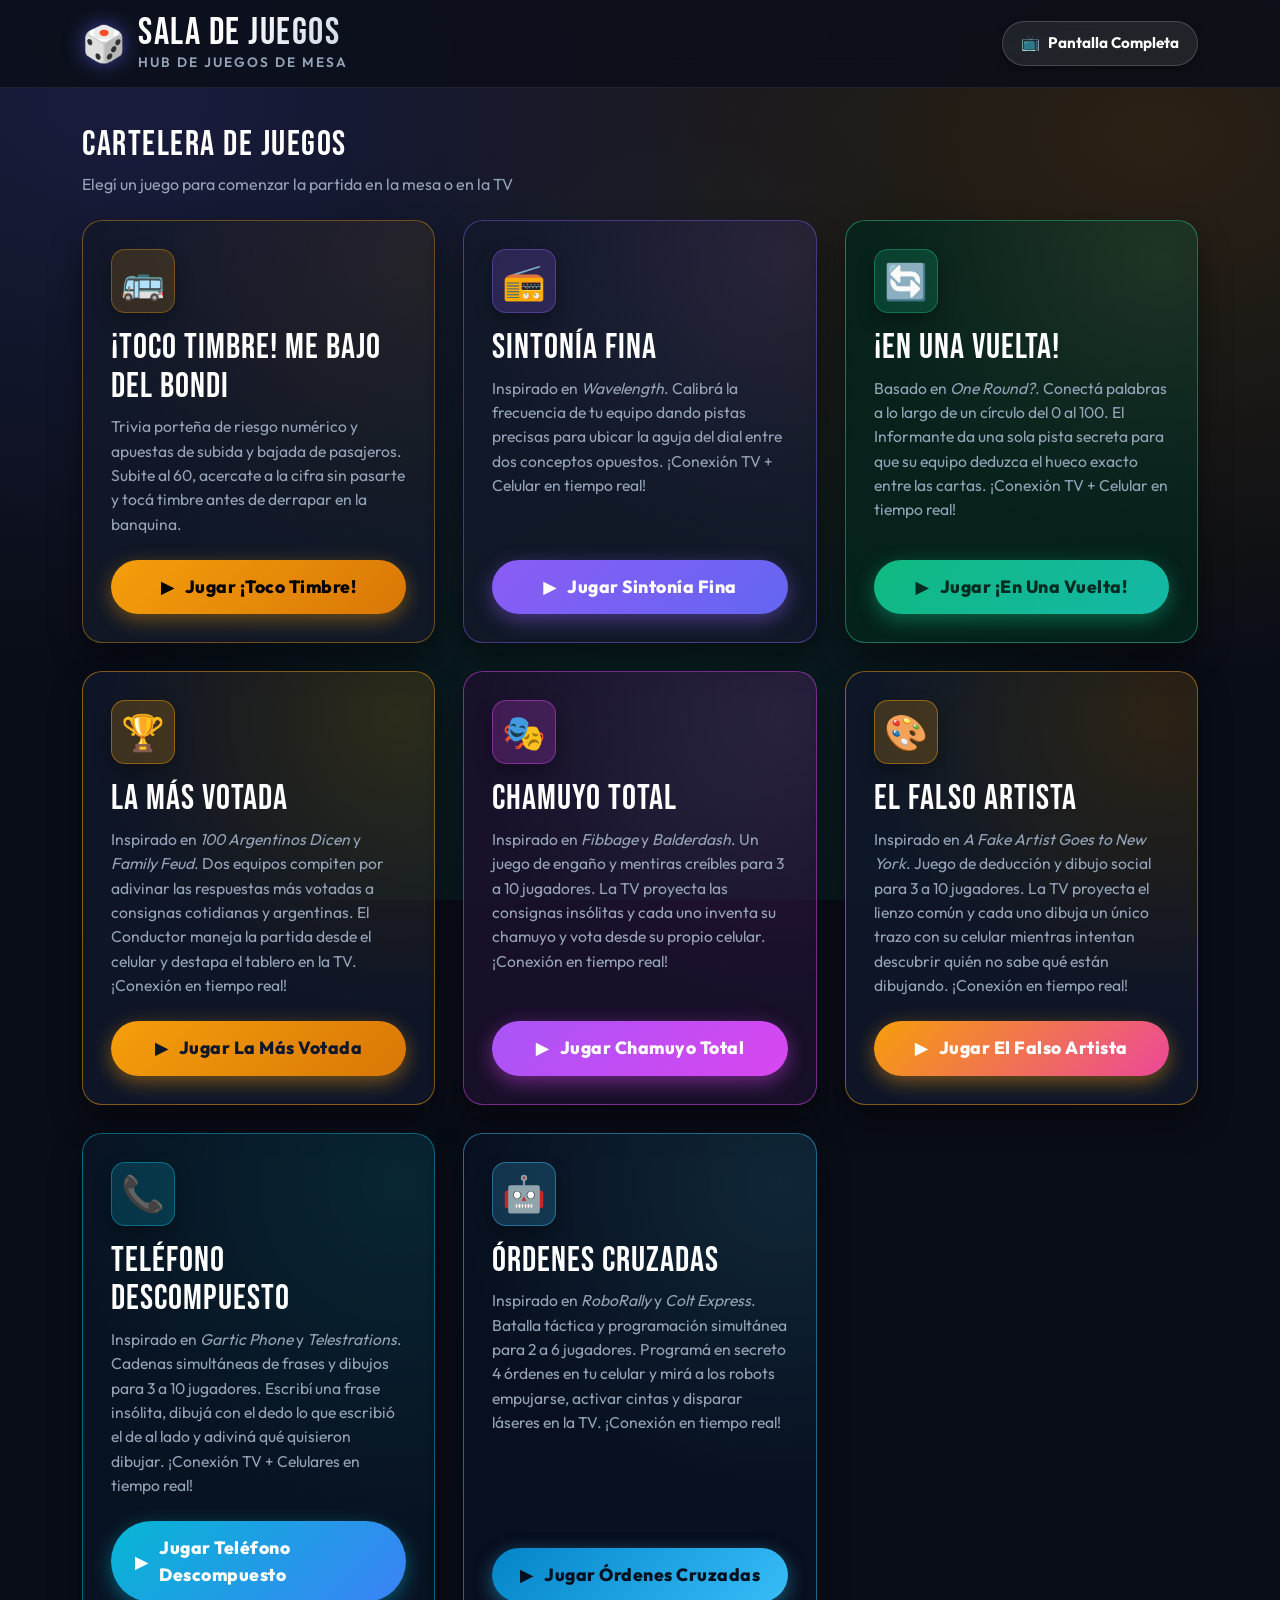
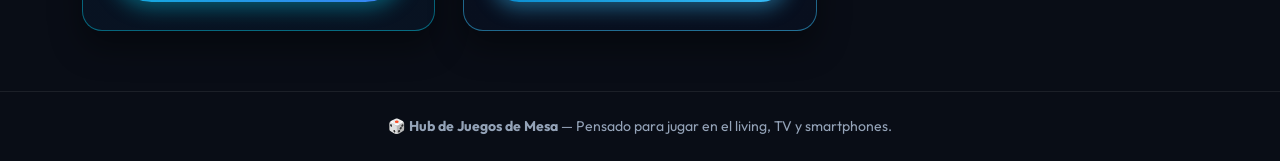
<file: index.html>
<!DOCTYPE html>
<html lang="es">
<head>
  <meta charset="UTF-8">
  <meta name="viewport" content="width=device-width, initial-scale=1.0">
  <meta name="theme-color" content="#090d16">
  <meta name="description" content="Hub de Juegos de Mesa Digitales para jugar entre amigos y en pantalla de TV.">
  <title>🎲 Sala de Juegos | Hub de Juegos de Mesa</title>

  <!-- Google Fonts -->
  <link rel="preconnect" href="https://fonts.googleapis.com">
  <link rel="preconnect" href="https://fonts.gstatic.com" crossorigin>
  <link href="https://fonts.googleapis.com/css2?family=Bebas+Neue&family=Outfit:wght@400;500;600;700;800&display=swap" rel="stylesheet">

  <!-- Bootstrap 5.3 CSS -->
  <link href="https://cdn.jsdelivr.net/npm/bootstrap@5.3.3/dist/css/bootstrap.min.css" rel="stylesheet">

  <!-- Estilos del Hub -->
  <link rel="stylesheet" href="css/hub.css">
</head>
<body>

  <!-- ====================================================================
       BARRA SUPERIOR / LIVING TV HEADER
       ==================================================================== -->
  <header class="hub-header">
    <div class="container d-flex justify-content-between align-items-center">
      <div class="hub-brand">
        <span class="hub-brand-icon">🎲</span>
        <div>
          <h1 class="hub-title">SALA DE JUEGOS</h1>
          <p class="hub-subtitle">Hub de Juegos de Mesa</p>
        </div>
      </div>

      <div class="d-flex align-items-center gap-2">
        <button type="button" class="btn-tv-fullscreen" id="btnToggleFullscreen" title="Alternar Pantalla Completa para TV">
          <span id="fsIcon">📺</span>
          <span id="fsLabel" class="d-none d-sm-inline">Pantalla Completa</span>
        </button>
      </div>
    </div>
  </header>

  <!-- ====================================================================
       CONTENIDO PRINCIPAL
       ==================================================================== -->
  <main class="container">

    <!-- GRILLA DE JUEGOS (CARTELERA) -->
    <section class="games-section" aria-labelledby="gamesSectionTitle">
      <div class="section-header d-flex justify-content-between align-items-end">
        <div>
          <h2 class="section-title" id="gamesSectionTitle">CARTELERA DE JUEGOS</h2>
          <p class="section-subtitle">Elegí un juego para comenzar la partida en la mesa o en la TV</p>
        </div>
      </div>

      <div class="games-grid">
        <!-- TARJETA 1 (ACTIVO): ¡TOCO TIMBRE! -->
        <article class="game-card card-active">
          <div class="game-card-top">
            <div class="game-icon-badge" style="background: rgba(245, 158, 11, 0.15); border-color: rgba(245, 158, 11, 0.35);">
              🚌
            </div>
          </div>

          <h3 class="game-title">¡TOCO TIMBRE! ME BAJO DEL BONDI</h3>

          <p class="game-desc">
            Trivia porteña de riesgo numérico y apuestas de subida y bajada de pasajeros. Subite al 60, acercate a la cifra sin pasarte y tocá timbre antes de derrapar en la banquina.
          </p>

          <div class="mt-auto">
            <a href="toco-timbre/index.html" class="btn-game-action btn-play-primary" id="btnPlayTocoTimbre">
              <span>▶️</span>
              <span>Jugar ¡Toco Timbre!</span>
            </a>
          </div>
        </article>

        <!-- TARJETA 2 (ACTIVO): SINTONÍA FINA -->
        <article class="game-card card-active" style="border-color: rgba(139, 92, 246, 0.45); background: radial-gradient(circle at 90% 10%, rgba(139, 92, 246, 0.12) 0%, rgba(18, 25, 41, 0.85) 60%);">
          <div class="game-card-top">
            <div class="game-icon-badge" style="background: rgba(139, 92, 246, 0.2); border-color: rgba(139, 92, 246, 0.4);">
              📻
            </div>
          </div>

          <h3 class="game-title">SINTONÍA FINA</h3>

          <p class="game-desc">
            Inspirado en <em>Wavelength</em>. Calibrá la frecuencia de tu equipo dando pistas precisas para ubicar la aguja del dial entre dos conceptos opuestos. ¡Conexión TV + Celular en tiempo real!
          </p>

          <div class="mt-auto">
            <a href="sintonia-fina/index.html" class="btn-game-action btn-play-primary" style="background: linear-gradient(135deg, #8b5cf6, #6366f1); color: #fff; box-shadow: 0 6px 20px rgba(139, 92, 246, 0.45);">
              <span>▶️</span>
              <span>Jugar Sintonía Fina</span>
            </a>
          </div>
        </article>

        <!-- TARJETA 3 (ACTIVO): ¡EN UNA VUELTA! -->
        <article class="game-card card-active" style="border-color: rgba(52, 211, 153, 0.45); background: radial-gradient(circle at 90% 10%, rgba(16, 185, 129, 0.15) 0%, rgba(4, 36, 28, 0.85) 60%);">
          <div class="game-card-top">
            <div class="game-icon-badge" style="background: rgba(16, 185, 129, 0.2); border-color: rgba(16, 185, 129, 0.45);">
              🔄
            </div>
          </div>

          <h3 class="game-title">¡EN UNA VUELTA!</h3>

          <p class="game-desc">
            Basado en <em>One Round?</em>. Conectá palabras a lo largo de un círculo del 0 al 100. El Informante da una sola pista secreta para que su equipo deduzca el hueco exacto entre las cartas. ¡Conexión TV + Celular en tiempo real!
          </p>

          <div class="mt-auto">
            <a href="en-una-vuelta/index.html" class="btn-game-action btn-play-primary" style="background: linear-gradient(135deg, #10b981, #14b8a6); color: #022c22; box-shadow: 0 6px 20px rgba(16, 185, 129, 0.45);">
              <span>▶️</span>
              <span>Jugar ¡En Una Vuelta!</span>
            </a>
          </div>
        </article>

        <!-- TARJETA 4 (ACTIVO): LA MÁS VOTADA -->
        <article class="game-card card-active" style="border-color: rgba(245, 158, 11, 0.5); background: radial-gradient(circle at 90% 10%, rgba(245, 158, 11, 0.15) 0%, rgba(15, 23, 42, 0.88) 60%);">
          <div class="game-card-top">
            <div class="game-icon-badge" style="background: rgba(245, 158, 11, 0.2); border-color: rgba(245, 158, 11, 0.45);">
              🏆
            </div>
          </div>

          <h3 class="game-title">LA MÁS VOTADA</h3>

          <p class="game-desc">
            Inspirado en <em>100 Argentinos Dicen</em> y <em>Family Feud</em>. Dos equipos compiten por adivinar las respuestas más votadas a consignas cotidianas y argentinas. El Conductor maneja la partida desde el celular y destapa el tablero en la TV. ¡Conexión en tiempo real!
          </p>

          <div class="mt-auto">
            <a href="la-mas-votada/index.html" class="btn-game-action btn-play-primary" style="background: linear-gradient(135deg, #f59e0b, #d97706); color: #0f172a; font-weight: 800; box-shadow: 0 6px 20px rgba(245, 158, 11, 0.45);">
              <span>▶️</span>
              <span>Jugar La Más Votada</span>
            </a>
          </div>
        </article>

        <!-- TARJETA 5 (ACTIVO): CHAMUYO TOTAL -->
        <article class="game-card card-active" style="border-color: rgba(217, 70, 239, 0.5); background: radial-gradient(circle at 90% 10%, rgba(217, 70, 239, 0.15) 0%, rgba(26, 16, 44, 0.88) 60%);">
          <div class="game-card-top">
            <div class="game-icon-badge" style="background: rgba(217, 70, 239, 0.2); border-color: rgba(217, 70, 239, 0.45);">
              🎭
            </div>
          </div>

          <h3 class="game-title">CHAMUYO TOTAL</h3>

          <p class="game-desc">
            Inspirado en <em>Fibbage</em> y <em>Balderdash</em>. Un juego de engaño y mentiras creíbles para 3 a 10 jugadores. La TV proyecta las consignas insólitas y cada uno inventa su chamuyo y vota desde su propio celular. ¡Conexión en tiempo real!
          </p>

          <div class="mt-auto">
            <a href="chamuyo-total/index.html" class="btn-game-action btn-play-primary" style="background: linear-gradient(135deg, #a855f7, #d946ef); color: #ffffff; font-weight: 800; box-shadow: 0 6px 20px rgba(217, 70, 239, 0.45);">
              <span>▶️</span>
              <span>Jugar Chamuyo Total</span>
            </a>
          </div>
        </article>

        <!-- TARJETA 6 (ACTIVO): EL FALSO ARTISTA -->
        <article class="game-card card-active" style="border-color: rgba(245, 158, 11, 0.5); background: radial-gradient(circle at 90% 10%, rgba(245, 158, 11, 0.15) 0%, rgba(15, 23, 42, 0.88) 60%);">
          <div class="game-card-top">
            <div class="game-icon-badge" style="background: rgba(245, 158, 11, 0.2); border-color: rgba(245, 158, 11, 0.45);">
              🎨
            </div>
          </div>

          <h3 class="game-title">EL FALSO ARTISTA</h3>

          <p class="game-desc">
            Inspirado en <em>A Fake Artist Goes to New York</em>. Juego de deducción y dibujo social para 3 a 10 jugadores. La TV proyecta el lienzo común y cada uno dibuja un único trazo con su celular mientras intentan descubrir quién no sabe qué están dibujando. ¡Conexión en tiempo real!
          </p>

          <div class="mt-auto">
            <a href="falso-artista/index.html" class="btn-game-action btn-play-primary" style="background: linear-gradient(135deg, #f59e0b, #ec4899); color: #ffffff; font-weight: 800; box-shadow: 0 6px 20px rgba(245, 158, 11, 0.45);">
              <span>▶️</span>
              <span>Jugar El Falso Artista</span>
            </a>
          </div>
        </article>

        <!-- TARJETA 7 (ACTIVO): TELÉFONO DESCOMPUESTO -->
        <article class="game-card card-active" style="border-color: rgba(6, 182, 212, 0.5); background: radial-gradient(circle at 90% 10%, rgba(6, 182, 212, 0.15) 0%, rgba(8, 20, 36, 0.88) 60%);">
          <div class="game-card-top">
            <div class="game-icon-badge" style="background: rgba(6, 182, 212, 0.2); border-color: rgba(6, 182, 212, 0.45);">
              📞
            </div>
          </div>

          <h3 class="game-title">TELÉFONO DESCOMPUESTO</h3>

          <p class="game-desc">
            Inspirado en <em>Gartic Phone</em> y <em>Telestrations</em>. Cadenas simultáneas de frases y dibujos para 3 a 10 jugadores. Escribí una frase insólita, dibujá con el dedo lo que escribió el de al lado y adiviná qué quisieron dibujar. ¡Conexión TV + Celulares en tiempo real!
          </p>

          <div class="mt-auto">
            <a href="telefono-descompuesto/index.html" class="btn-game-action btn-play-primary" style="background: linear-gradient(135deg, #06b6d4, #3b82f6); color: #ffffff; font-weight: 800; box-shadow: 0 6px 20px rgba(6, 182, 212, 0.45);">
              <span>▶️</span>
              <span>Jugar Teléfono Descompuesto</span>
            </a>
          </div>
        </article>

        <!-- TARJETA 8 (ACTIVO): ÓRDENES CRUZADAS -->
        <article class="game-card card-active" style="border-color: rgba(56, 189, 248, 0.5); background: radial-gradient(circle at 90% 10%, rgba(56, 189, 248, 0.15) 0%, rgba(8, 16, 32, 0.88) 60%);">
          <div class="game-card-top">
            <div class="game-icon-badge" style="background: rgba(56, 189, 248, 0.2); border-color: rgba(56, 189, 248, 0.45);">
              🤖
            </div>
          </div>

          <h3 class="game-title">ÓRDENES CRUZADAS</h3>

          <p class="game-desc">
            Inspirado en <em>RoboRally</em> y <em>Colt Express</em>. Batalla táctica y programación simultánea para 2 a 6 jugadores. Programá en secreto 4 órdenes en tu celular y mirá a los robots empujarse, activar cintas y disparar láseres en la TV. ¡Conexión en tiempo real!
          </p>

          <div class="mt-auto">
            <a href="ordenes-cruzadas/index.html" class="btn-game-action btn-play-primary" style="background: linear-gradient(135deg, #0284c7, #38bdf8); color: #04101e; font-weight: 800; box-shadow: 0 6px 20px rgba(56, 189, 248, 0.45);">
              <span>▶️</span>
              <span>Jugar Órdenes Cruzadas</span>
            </a>
          </div>
        </article>
      </div>
    </section>
  </main>

  <!-- PIE DE PÁGINA -->
  <footer class="hub-footer text-center">
    <div class="container">
      <p class="mb-0">🎲 <strong>Hub de Juegos de Mesa</strong> &mdash; Pensado para jugar en el living, TV y smartphones.</p>
    </div>
  </footer>

  <!-- LÓGICA DE PANTALLA COMPLETA -->
  <script>
    (function() {
      'use strict';

      const btnToggleFs = document.getElementById('btnToggleFullscreen');
      const fsIcon = document.getElementById('fsIcon');
      const fsLabel = document.getElementById('fsLabel');

      function isFullscreen() {
        return !!(
          document.fullscreenElement ||
          document.webkitFullscreenElement ||
          document.mozFullScreenElement ||
          document.msFullscreenElement
        );
      }

      function toggleFullscreen() {
        if (!isFullscreen()) {
          const docEl = document.documentElement;
          if (docEl.requestFullscreen) {
            docEl.requestFullscreen().catch(() => {});
          } else if (docEl.webkitRequestFullscreen) {
            docEl.webkitRequestFullscreen();
          } else if (docEl.msRequestFullscreen) {
            docEl.msRequestFullscreen();
          }
        } else {
          if (document.exitFullscreen) {
            document.exitFullscreen().catch(() => {});
          } else if (document.webkitExitFullscreen) {
            docEl.webkitExitFullscreen();
          } else if (document.msExitFullscreen) {
            docEl.msExitFullscreen();
          }
        }
      }

      function updateFullscreenUI() {
        const inFs = isFullscreen();
        if (fsIcon) fsIcon.textContent = inFs ? '🪟' : '📺';
        if (fsLabel) fsLabel.textContent = inFs ? 'Salir' : 'Pantalla Completa';
        if (btnToggleFs) btnToggleFs.title = inFs ? 'Salir de Pantalla Completa' : 'Alternar Pantalla Completa para TV';
      }

      if (btnToggleFs) {
        btnToggleFs.addEventListener('click', toggleFullscreen);
      }

      document.addEventListener('fullscreenchange', updateFullscreenUI);
      document.addEventListener('webkitfullscreenchange', updateFullscreenUI);
      document.addEventListener('mozfullscreenchange', updateFullscreenUI);
      document.addEventListener('MSFullscreenChange', updateFullscreenUI);
    })();
  </script>
</body>
</html>
</file>
<file: css/hub.css>
/* ==========================================================================
   HUB DE JUEGOS DE MESA - NOCHE DE JUEGOS / LIVING TV STYLES
   ========================================================================== */

:root {
  --hub-bg: #090d16;
  --hub-bg-card: rgba(18, 25, 41, 0.78);
  --hub-bg-card-hover: rgba(28, 38, 62, 0.88);
  --hub-card-border: rgba(99, 102, 241, 0.22);
  --hub-card-border-active: rgba(245, 158, 11, 0.5);

  --hub-text-main: #f8fafc;
  --hub-text-muted: #94a3b8;
  --hub-text-highlight: #38bdf8;

  --hub-primary: #6366f1;
  --hub-primary-glow: rgba(99, 102, 241, 0.35);
  --hub-accent-gold: #f59e0b;
  --hub-accent-gold-glow: rgba(245, 158, 11, 0.3);
  --hub-accent-green: #10b981;
  --hub-accent-green-glow: rgba(16, 185, 129, 0.3);

  --font-family: 'Outfit', system-ui, -apple-system, sans-serif;
  --font-display: 'Bebas Neue', cursive, sans-serif;

  --radius-lg: 20px;
  --radius-md: 14px;
  --radius-sm: 8px;
  --radius-pill: 9999px;
  
  --transition-smooth: all 0.25s cubic-bezier(0.4, 0, 0.2, 1);
}

*, *::before, *::after {
  box-sizing: border-box;
}

body {
  margin: 0;
  padding: 0;
  font-family: var(--font-family);
  background-color: var(--hub-bg);
  background-image: 
    radial-gradient(at 10% 10%, rgba(99, 102, 241, 0.18) 0px, transparent 50%),
    radial-gradient(at 90% 15%, rgba(245, 158, 11, 0.14) 0px, transparent 50%),
    radial-gradient(at 50% 90%, rgba(16, 185, 129, 0.12) 0px, transparent 60%);
  background-attachment: fixed;
  color: var(--hub-text-main);
  min-height: 100vh;
  display: flex;
  flex-direction: column;
  -webkit-font-smoothing: antialiased;
}

/* ==========================================================================
   HEADER / LIVING TV BAR
   ========================================================================== */
.hub-header {
  background: rgba(11, 15, 25, 0.85);
  backdrop-filter: blur(16px);
  -webkit-backdrop-filter: blur(16px);
  border-bottom: 1px solid rgba(255, 255, 255, 0.08);
  position: sticky;
  top: 0;
  z-index: 1000;
  padding: 14px 0;
}

.hub-brand {
  display: flex;
  align-items: center;
  gap: 12px;
  text-decoration: none;
  color: inherit;
}

.hub-brand-icon {
  font-size: 2.2rem;
  line-height: 1;
  filter: drop-shadow(0 0 10px rgba(99, 102, 241, 0.6));
  animation: floatIcon 3s ease-in-out infinite alternate;
}

@keyframes floatIcon {
  from { transform: translateY(0); }
  to { transform: translateY(-3px); }
}

.hub-title {
  font-family: var(--font-display);
  font-size: clamp(1.8rem, 4vw, 2.4rem);
  letter-spacing: 1.5px;
  margin: 0;
  line-height: 1;
  background: linear-gradient(135deg, #ffffff 40%, #cbd5e1 100%);
  -webkit-background-clip: text;
  -webkit-text-fill-color: transparent;
}

.hub-subtitle {
  font-size: 0.85rem;
  color: var(--hub-text-muted);
  text-transform: uppercase;
  letter-spacing: 2px;
  font-weight: 600;
  margin: 0;
}

/* Botón Pantalla Completa */
.btn-tv-fullscreen {
  background: rgba(255, 255, 255, 0.08);
  color: #fff;
  border: 1px solid rgba(255, 255, 255, 0.18);
  border-radius: var(--radius-pill);
  padding: 10px 18px;
  font-size: 0.95rem;
  font-weight: 700;
  display: inline-flex;
  align-items: center;
  gap: 8px;
  cursor: pointer;
  transition: var(--transition-smooth);
  box-shadow: 0 4px 12px rgba(0, 0, 0, 0.3);
}

.btn-tv-fullscreen:hover {
  background: rgba(99, 102, 241, 0.25);
  border-color: var(--hub-primary);
  box-shadow: 0 0 18px var(--hub-primary-glow);
  transform: translateY(-1px);
  color: #fff;
}

.btn-tv-fullscreen:active {
  transform: scale(0.97);
}

/* ==========================================================================
   CARTELERA DE JUEGOS (GRILLA)
   ========================================================================== */
.games-section {
  margin-top: 36px;
}

.section-header {
  margin-bottom: 24px;
}

.section-title {
  font-family: var(--font-display);
  font-size: 2.2rem;
  letter-spacing: 1.5px;
  margin: 0 0 6px 0;
  color: #fff;
}

.section-subtitle {
  color: var(--hub-text-muted);
  font-size: 1rem;
  margin: 0;
}

.games-grid {
  display: grid;
  grid-template-columns: repeat(auto-fit, minmax(320px, 1fr));
  gap: 28px;
  margin-bottom: 60px;
}

/* Tarjeta de Juego */
.game-card {
  background: var(--hub-bg-card);
  border: 1px solid var(--hub-card-border);
  border-radius: var(--radius-lg);
  padding: 28px;
  display: flex;
  flex-direction: column;
  position: relative;
  overflow: hidden;
  transition: var(--transition-smooth);
  box-shadow: 0 16px 32px rgba(0, 0, 0, 0.4);
}

.game-card:hover {
  transform: translateY(-6px);
  background: var(--hub-bg-card-hover);
  border-color: rgba(99, 102, 241, 0.45);
  box-shadow: 0 24px 48px rgba(0, 0, 0, 0.6), 0 0 25px rgba(99, 102, 241, 0.15);
}

/* Tarjeta Activa (Toco Timbre) */
.game-card.card-active {
  border-color: rgba(245, 158, 11, 0.4);
  background: radial-gradient(circle at 90% 10%, rgba(245, 158, 11, 0.08) 0%, rgba(18, 25, 41, 0.85) 60%);
}

.game-card.card-active:hover {
  border-color: var(--hub-accent-gold);
  box-shadow: 0 24px 48px rgba(0, 0, 0, 0.6), 0 0 30px var(--hub-accent-gold-glow);
}

.game-card-top {
  display: flex;
  justify-content: space-between;
  align-items: flex-start;
  margin-bottom: 16px;
}

.game-icon-badge {
  width: 64px;
  height: 64px;
  border-radius: var(--radius-md);
  background: rgba(255, 255, 255, 0.06);
  border: 1px solid rgba(255, 255, 255, 0.12);
  display: flex;
  align-items: center;
  justify-content: center;
  font-size: 2.2rem;
  box-shadow: 0 8px 18px rgba(0, 0, 0, 0.3);
}

.game-title {
  font-family: var(--font-display);
  font-size: 2.2rem;
  letter-spacing: 1px;
  line-height: 1.1;
  margin: 0 0 8px 0;
  color: #ffffff;
}

.game-desc {
  color: var(--hub-text-muted);
  font-size: 0.98rem;
  line-height: 1.55;
  margin-bottom: 24px;
  flex: 1;
}

/* Botones principales de acción en tarjeta */
.btn-game-action {
  width: 100%;
  padding: 14px 24px;
  border-radius: var(--radius-pill);
  font-size: 1.1rem;
  font-weight: 800;
  text-decoration: none;
  display: inline-flex;
  align-items: center;
  justify-content: center;
  gap: 10px;
  cursor: pointer;
  transition: var(--transition-smooth);
  letter-spacing: 0.5px;
}

.btn-game-action.btn-play-primary {
  background: linear-gradient(135deg, #f59e0b, #d97706);
  color: #000;
  border: none;
  box-shadow: 0 6px 20px rgba(245, 158, 11, 0.4);
}

.btn-game-action.btn-play-primary:hover {
  background: linear-gradient(135deg, #fbbf24, #f59e0b);
  box-shadow: 0 8px 28px rgba(245, 158, 11, 0.6);
  color: #000;
  transform: translateY(-2px);
}

.btn-game-action.btn-play-secondary {
  background: rgba(255, 255, 255, 0.08);
  color: #cbd5e1;
  border: 1px solid rgba(255, 255, 255, 0.2);
}

.btn-game-action.btn-play-secondary:hover {
  background: rgba(255, 255, 255, 0.16);
  color: #fff;
  border-color: rgba(255, 255, 255, 0.4);
  transform: translateY(-2px);
}

/* ==========================================================================
   FOOTER
   ========================================================================== */
.hub-footer {
  margin-top: auto;
  padding: 24px 0;
  border-top: 1px solid rgba(255, 255, 255, 0.08);
  color: var(--hub-text-muted);
  font-size: 0.88rem;
}

/* ==========================================================================
   ADAPTACIONES PARA TV Y DISPOSITIVOS GRANDES (1920x936 / 1920x1080)
   ========================================================================== */
@media (min-width: 1200px) and (min-aspect-ratio: 16/10) {
  html, body {
    height: 100dvh;
    max-height: 100dvh;
    overflow: hidden;
  }

  body {
    display: flex;
    flex-direction: column;
    justify-content: space-between;
    font-size: 15px;
  }

  .hub-header {
    height: 48px;
    padding: 4px 0;
    flex-shrink: 0;
    display: flex;
    align-items: center;
  }

  .hub-brand {
    gap: 8px;
  }

  .hub-brand-icon {
    font-size: 1.5rem;
  }

  .hub-title {
    font-size: 1.45rem;
  }

  .hub-subtitle {
    font-size: 0.7rem;
    letter-spacing: 1.5px;
  }

  .btn-tv-fullscreen {
    padding: 5px 12px;
    font-size: 0.82rem;
  }

  main.container {
    max-width: 1840px;
    width: 96%;
    flex: 1;
    display: flex;
    flex-direction: column;
    padding-top: 4px;
    padding-bottom: 4px;
    min-height: 0;
  }

  .games-section {
    margin-top: 0;
    flex: 1;
    display: flex;
    flex-direction: column;
    min-height: 0;
  }

  .section-header {
    margin-bottom: 6px;
    flex-shrink: 0;
  }

  .section-title {
    font-size: 1.35rem;
    margin-bottom: 0;
  }

  .section-subtitle {
    font-size: 0.8rem;
  }

  .games-grid {
    display: grid;
    grid-template-columns: repeat(4, 1fr);
    grid-template-rows: repeat(2, 1fr);
    gap: 12px;
    flex: 1;
    min-height: 0;
    margin-bottom: 0;
  }

  .game-card {
    padding: 12px 16px;
    border-radius: var(--radius-md);
    box-shadow: 0 8px 20px rgba(0, 0, 0, 0.4);
    display: flex;
    flex-direction: column;
    justify-content: space-between;
    min-height: 0;
  }

  .game-card-top {
    margin-bottom: 4px;
  }

  .game-icon-badge {
    width: 38px;
    height: 38px;
    font-size: 1.3rem;
    border-radius: 8px;
  }

  .game-title {
    font-size: 1.25rem;
    letter-spacing: 0.8px;
    margin-bottom: 2px;
    white-space: nowrap;
    overflow: hidden;
    text-overflow: ellipsis;
  }

  .game-desc {
    font-size: 0.8rem;
    line-height: 1.35;
    margin-bottom: 6px;
    display: -webkit-box;
    -webkit-line-clamp: 3;
    -webkit-box-orient: vertical;
    overflow: hidden;
    text-overflow: ellipsis;
  }

  .btn-game-action {
    padding: 8px 14px;
    font-size: 0.9rem;
    gap: 6px;
  }

  .hub-footer {
    padding: 4px 0;
    font-size: 0.78rem;
    flex-shrink: 0;
  }
}

/* Pantalla completa activa */
:fullscreen body, :-webkit-full-screen body {
  background-size: cover;
}
</file>
